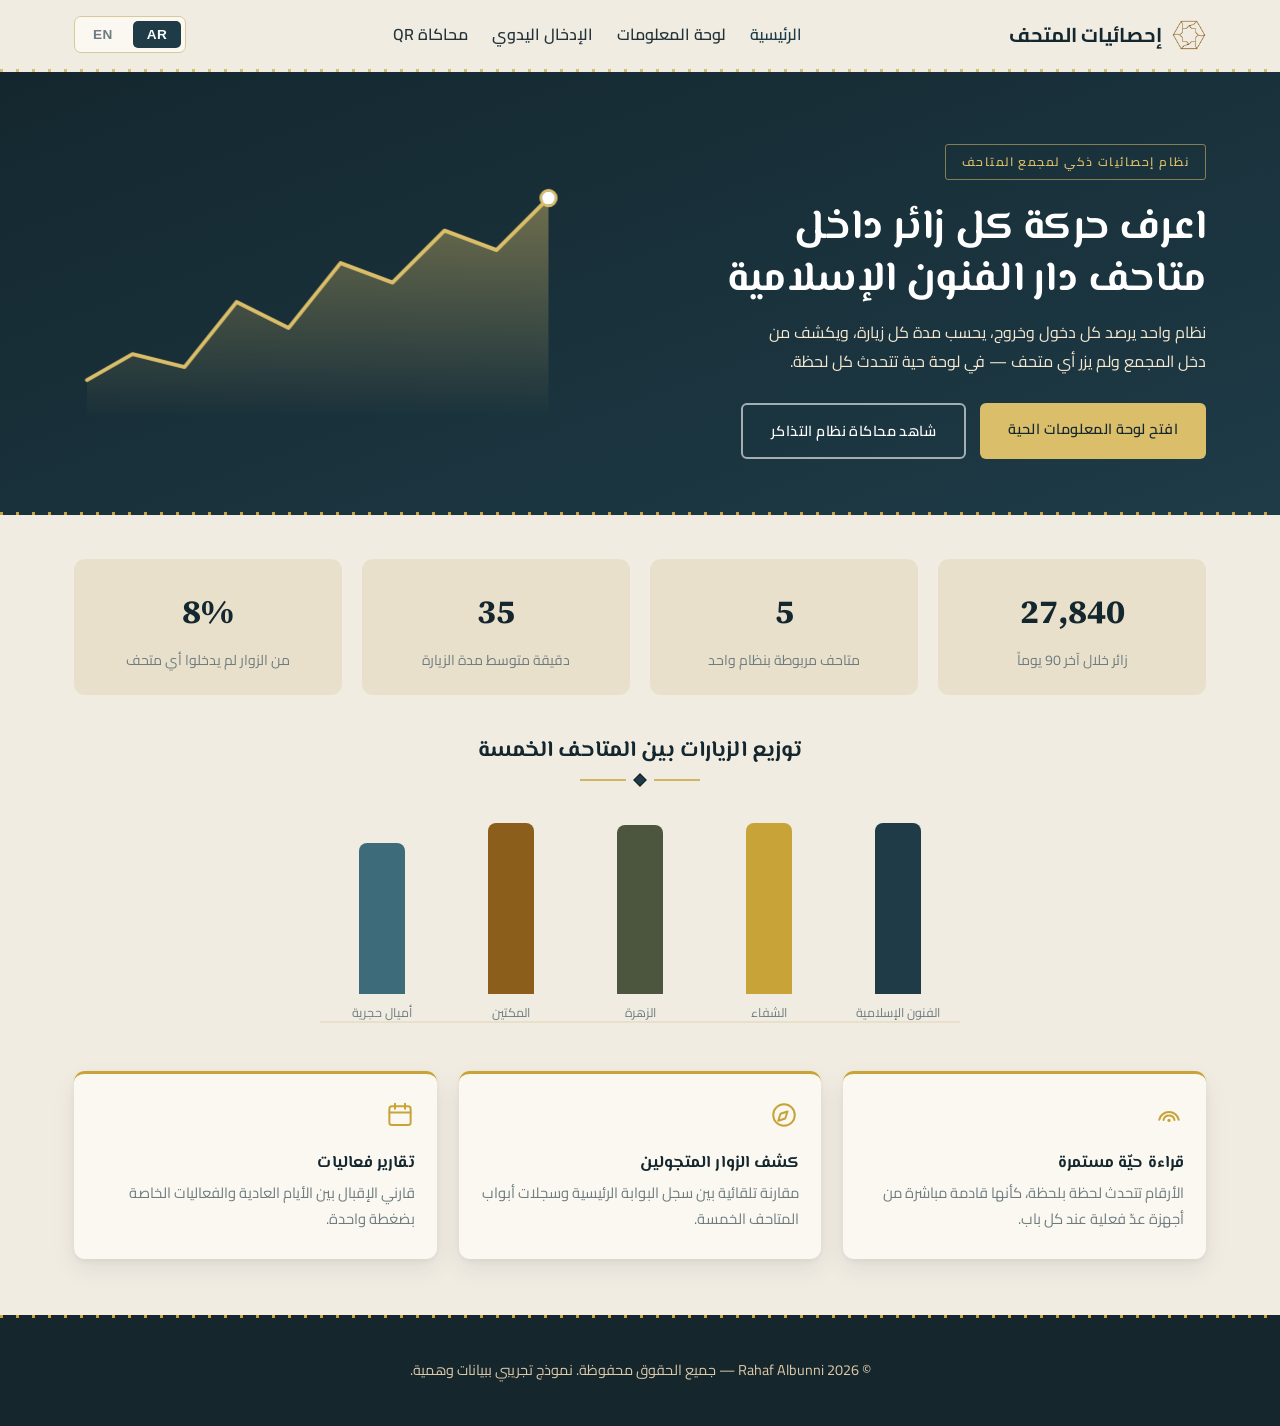
<file: index.html>
﻿<!DOCTYPE html>
<html lang="ar" dir="rtl">
<head>
<meta charset="UTF-8">
<meta name="viewport" content="width=device-width, initial-scale=1.0">
<meta name="author" content="Rahaf Albunni">
<title>إحصائيات المتحف | Museum Statistics</title>
<link rel="preload" as="font" type="font/woff2" href="fonts/cairo-arabic.woff2" crossorigin>
<link rel="preload" as="font" type="font/woff2" href="fonts/cairo-latin.woff2" crossorigin>
<link rel="preload" as="font" type="font/woff2" href="fonts/elmessiri-arabic.woff2" crossorigin>
<link rel="preload" as="font" type="font/woff2" href="fonts/sourceserif4-latin.woff2" crossorigin>
<link rel="stylesheet" href="css/style.css">
</head>
<body>

<header>
  <nav class="navbar">
    <a href="index.html" class="logo" style="text-decoration:none;">
      <span class="logo-icon"><img src="img/logo-mark.png" alt=""></span>
      <span data-i18n="brand">إحصائيات المتحف</span>
    </a>
    <ul class="nav-links">
      <li><a href="index.html" class="active" data-i18n="navHome">الرئيسية</a></li>
      <li><a href="dashboard.html" data-i18n="navDashboard">لوحة المعلومات</a></li>
      <li><a href="entry.html" data-i18n="navEntry">الإدخال اليدوي</a></li>
      <li><a href="simulation.html" data-i18n="navSimulation">محاكاة QR</a></li>
    </ul>
    <div class="lang-switch">
      <button class="lang-btn" data-lang="ar">AR</button>
      <button class="lang-btn" data-lang="en">EN</button>
    </div>
  </nav>
</header>

<section class="landing-hero">
  <div class="container">
    <div class="hero-copy">
      <span class="hero-eyebrow" data-i18n="heroEyebrow">نظام إحصائيات ذكي لمجمع المتاحف</span>
      <h1 data-i18n="heroTitle">اعرف حركة كل زائر داخل متاحف دار الفنون الإسلامية</h1>
      <p data-i18n="heroSubtitle">نظام واحد يرصد كل دخول وخروج، يحسب مدة كل زيارة، ويكشف من دخل المجمع ولم يزر أي متحف — في لوحة حية تتحدث كل لحظة.</p>
      <div class="hero-actions">
        <a href="dashboard.html" class="btn primary" data-i18n="ctaDashboard">افتح لوحة المعلومات الحية</a>
        <a href="simulation.html" class="btn ghost" data-i18n="ctaSimulation">شاهد محاكاة نظام التذاكر</a>
      </div>
    </div>

    <div class="hero-visual" aria-hidden="true">
      <svg viewBox="0 0 400 220">
        <defs>
          <linearGradient id="sparkGradient" x1="0" y1="0" x2="0" y2="1">
            <stop offset="0%" stop-color="#dbbe6a" stop-opacity="0.45"></stop>
            <stop offset="100%" stop-color="#dbbe6a" stop-opacity="0"></stop>
          </linearGradient>
        </defs>
        <path class="spark-fill" d="M10,170 L45,150 L85,160 L125,110 L165,130 L205,80 L245,95 L285,55 L325,70 L365,30 L365,200 L10,200 Z"></path>
        <path class="spark-line" d="M10,170 L45,150 L85,160 L125,110 L165,130 L205,80 L245,95 L285,55 L325,70 L365,30"></path>
        <circle class="spark-ping" cx="365" cy="30" r="6"></circle>
        <circle class="spark-dot" cx="365" cy="30" r="5"></circle>
      </svg>
    </div>
  </div>
</section>

<div class="container">

  <div class="stat-band">
    <div class="stat-tile">
      <div class="stat-value" id="statVisitors">0</div>
      <div class="stat-label" data-i18n="statVisitorsLabel">زائر خلال آخر 90 يوماً</div>
    </div>
    <div class="stat-tile">
      <div class="stat-value" id="statMuseums">0</div>
      <div class="stat-label" data-i18n="statMuseumsLabel">متاحف مربوطة بنظام واحد</div>
    </div>
    <div class="stat-tile">
      <div class="stat-value" id="statDwell">0</div>
      <div class="stat-label" data-i18n="statDwellLabel">دقيقة متوسط مدة الزيارة</div>
    </div>
    <div class="stat-tile">
      <div class="stat-value" id="statWander">0%</div>
      <div class="stat-label" data-i18n="statWanderLabel">من الزوار لم يدخلوا أي متحف</div>
    </div>
  </div>

  <section class="mini-chart-section">
    <h2 class="section-heading" data-i18n="miniChartTitle">توزيع الزيارات بين المتاحف الخمسة</h2>
    <div class="mini-chart" id="miniChart"></div>
  </section>

  <section class="features" style="margin:48px 0 56px;">
    <div class="feature-card landing-feature">
      <div class="feature-icon"><svg viewBox="0 0 24 24" fill="none" stroke="currentColor" stroke-width="1.6" stroke-linecap="round"><path d="M4.2 15.8a8 8 0 0 1 15.6 0"/><path d="M7.6 16a4.5 4.5 0 0 1 8.8 0"/><circle cx="12" cy="16.3" r="1.3" fill="currentColor" stroke="none"/></svg></div>
      <h3 data-i18n="feat1Title">قراءة حيّة مستمرة</h3>
      <p data-i18n="feat1Desc">الأرقام تتحدث لحظة بلحظة، كأنها قادمة مباشرة من أجهزة عدّ فعلية عند كل باب.</p>
    </div>
    <div class="feature-card landing-feature">
      <div class="feature-icon"><svg viewBox="0 0 24 24" fill="none" stroke="currentColor" stroke-width="1.6" stroke-linejoin="round"><circle cx="12" cy="12" r="8.6"/><path d="M14.8 9.2l-1.8 5.6-5.6 1.8 1.8-5.6z"/></svg></div>
      <h3 data-i18n="feat2Title">كشف الزوار المتجولين</h3>
      <p data-i18n="feat2Desc">مقارنة تلقائية بين سجل البوابة الرئيسية وسجلات أبواب المتاحف الخمسة.</p>
    </div>
    <div class="feature-card landing-feature">
      <div class="feature-icon"><svg viewBox="0 0 24 24" fill="none" stroke="currentColor" stroke-width="1.6" stroke-linecap="round" stroke-linejoin="round"><rect x="3.5" y="5" width="17" height="15" rx="2"/><path d="M8 3v4M16 3v4M3.5 10h17"/></svg></div>
      <h3 data-i18n="feat3Title">تقارير مواسم وفعاليات</h3>
      <p data-i18n="feat3Desc">قارني الإقبال بين الأيام العادية والمواسم والفعاليات الخاصة بضغطة واحدة.</p>
    </div>
  </section>

</div>

<footer>
  <p data-i18n="footer">© 2026 نظام إحصائيات المتحف — نموذج تجريبي ببيانات وهمية.</p>
</footer>

<script src="js/i18n.js"></script>
<script src="js/mockData.js"></script>
<script src="js/landing.js"></script>
</body>
</html>
</file>
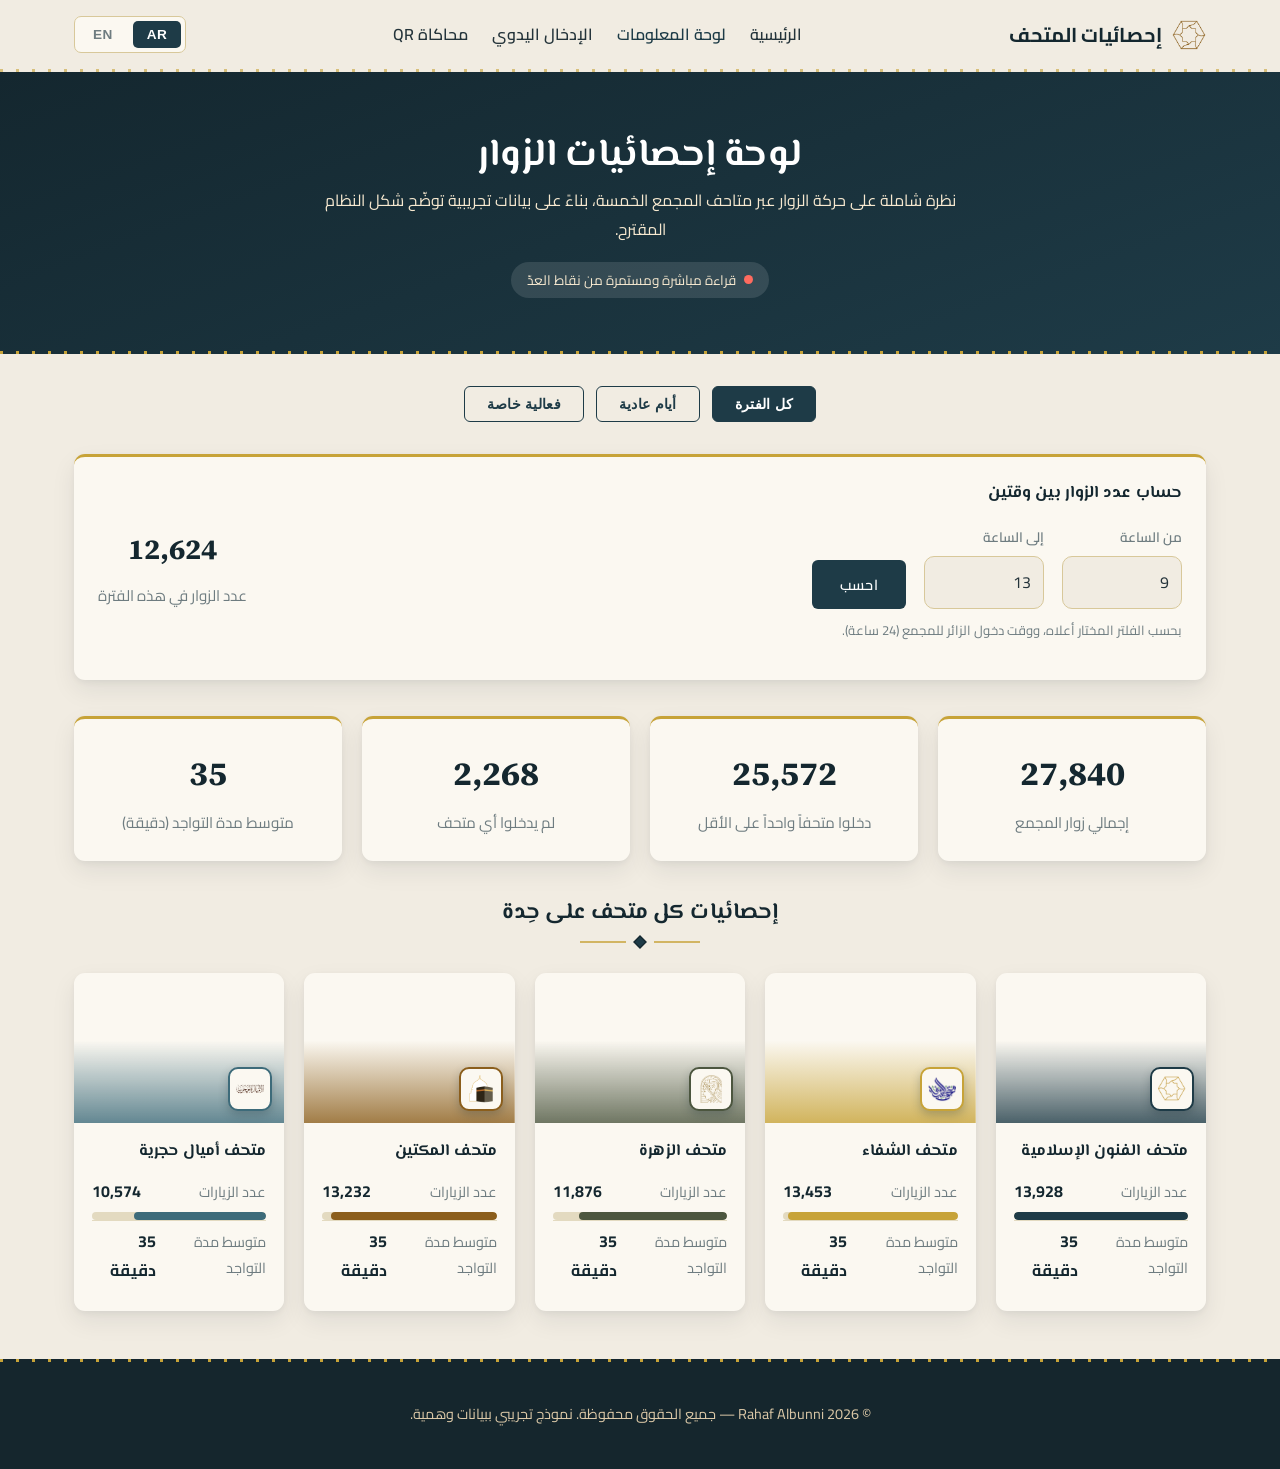
<file: dashboard.html>
﻿<!DOCTYPE html>
<html lang="ar" dir="rtl">
<head>
<meta charset="UTF-8">
<meta name="viewport" content="width=device-width, initial-scale=1.0">
<meta name="author" content="Rahaf Albunni">
<title>لوحة المعلومات | إحصائيات المتحف</title>
<link rel="preload" as="font" type="font/woff2" href="fonts/cairo-arabic.woff2" crossorigin>
<link rel="preload" as="font" type="font/woff2" href="fonts/cairo-latin.woff2" crossorigin>
<link rel="preload" as="font" type="font/woff2" href="fonts/elmessiri-arabic.woff2" crossorigin>
<link rel="preload" as="font" type="font/woff2" href="fonts/sourceserif4-latin.woff2" crossorigin>
<link rel="stylesheet" href="css/style.css">
</head>
<body>

<header>
  <nav class="navbar">
    <a href="index.html" class="logo" style="text-decoration:none;">
      <span class="logo-icon"><img src="img/logo-mark.png" alt=""></span>
      <span data-i18n="brand">إحصائيات المتحف</span>
    </a>
    <ul class="nav-links">
      <li><a href="index.html" data-i18n="navHome">الرئيسية</a></li>
      <li><a href="dashboard.html" class="active" data-i18n="navDashboard">لوحة المعلومات</a></li>
      <li><a href="entry.html" data-i18n="navEntry">الإدخال اليدوي</a></li>
      <li><a href="simulation.html" data-i18n="navSimulation">محاكاة QR</a></li>
    </ul>
    <div class="lang-switch">
      <button class="lang-btn" data-lang="ar">AR</button>
      <button class="lang-btn" data-lang="en">EN</button>
    </div>
  </nav>
</header>

<section class="page-hero">
  <h1 data-i18n="dashboardTitle">لوحة إحصائيات الزوار</h1>
  <p data-i18n="dashboardSubtitle">نظرة شاملة على حركة الزوار عبر متاحف المجمع الخمسة، بناءً على بيانات تجريبية توضّح شكل النظام المقترح.</p>
  <div class="live-indicator" id="liveIndicator">
    <span class="live-dot"></span>
    <span data-i18n="liveLabel">قراءة مباشرة ومستمرة من نقاط العدّ</span>
  </div>
</section>

<div class="container">

  <div class="filters">
    <button class="filter-btn active" data-filter="all" data-i18n="filterAll">كل الفترة</button>
    <button class="filter-btn" data-filter="regular" data-i18n="filterRegular">أيام عادية</button>
    <button class="filter-btn" data-filter="event" data-i18n="filterEvent">فعالية خاصة</button>
  </div>

  <div class="time-range-card">
    <h3 data-i18n="timeRangeTitle">حساب عدد الزوار بين وقتين</h3>
    <div class="form-field">
      <label for="hourRangeFrom" data-i18n="timeRangeFrom">من الساعة</label>
      <input type="number" id="hourRangeFrom" min="0" max="23" step="1" value="9">
    </div>
    <div class="form-field">
      <label for="hourRangeTo" data-i18n="timeRangeTo">إلى الساعة</label>
      <input type="number" id="hourRangeTo" min="0" max="23" step="1" value="13">
    </div>
    <button type="button" class="btn-solid" id="hourRangeBtn" data-i18n="timeRangeButton">احسب</button>
    <div class="time-range-result">
      <div class="kpi-value" id="hourRangeResult">0</div>
      <div class="kpi-label" data-i18n="timeRangeResultLabel">عدد الزوار في هذه الفترة</div>
    </div>
    <p class="time-range-hint" data-i18n="timeRangeHint">بحسب الفلتر المختار أعلاه، ووقت دخول الزائر للمجمع (24 ساعة).</p>
  </div>

  <div class="kpi-grid">
    <div class="kpi-card">
      <div class="kpi-value" id="kpiTotal">0</div>
      <div class="kpi-label" data-i18n="kpiTotal">إجمالي زوار المجمع</div>
    </div>
    <div class="kpi-card">
      <div class="kpi-value" id="kpiAtLeastOne">0</div>
      <div class="kpi-label" data-i18n="kpiAtLeastOne">دخلوا متحفاً واحداً على الأقل</div>
    </div>
    <div class="kpi-card">
      <div class="kpi-value" id="kpiWanderers">0</div>
      <div class="kpi-label" data-i18n="kpiWanderers">لم يدخلوا أي متحف</div>
    </div>
    <div class="kpi-card">
      <div class="kpi-value" id="kpiAvgDwell">0</div>
      <div class="kpi-label" data-i18n="kpiAvgDwell">متوسط مدة التواجد (دقيقة)</div>
    </div>
  </div>

  <h2 class="section-heading" data-i18n="museumCardsTitle">إحصائيات كل متحف على حِدة</h2>
  <div class="museum-grid" id="museumCards"></div>

</div>

<footer>
  <p data-i18n="footer">© 2026 نظام إحصائيات المتحف — نموذج تجريبي ببيانات وهمية.</p>
</footer>

<script src="js/i18n.js"></script>
<script src="js/mockData.js"></script>
<script src="js/dashboard.js"></script>
</body>
</html>
</file>
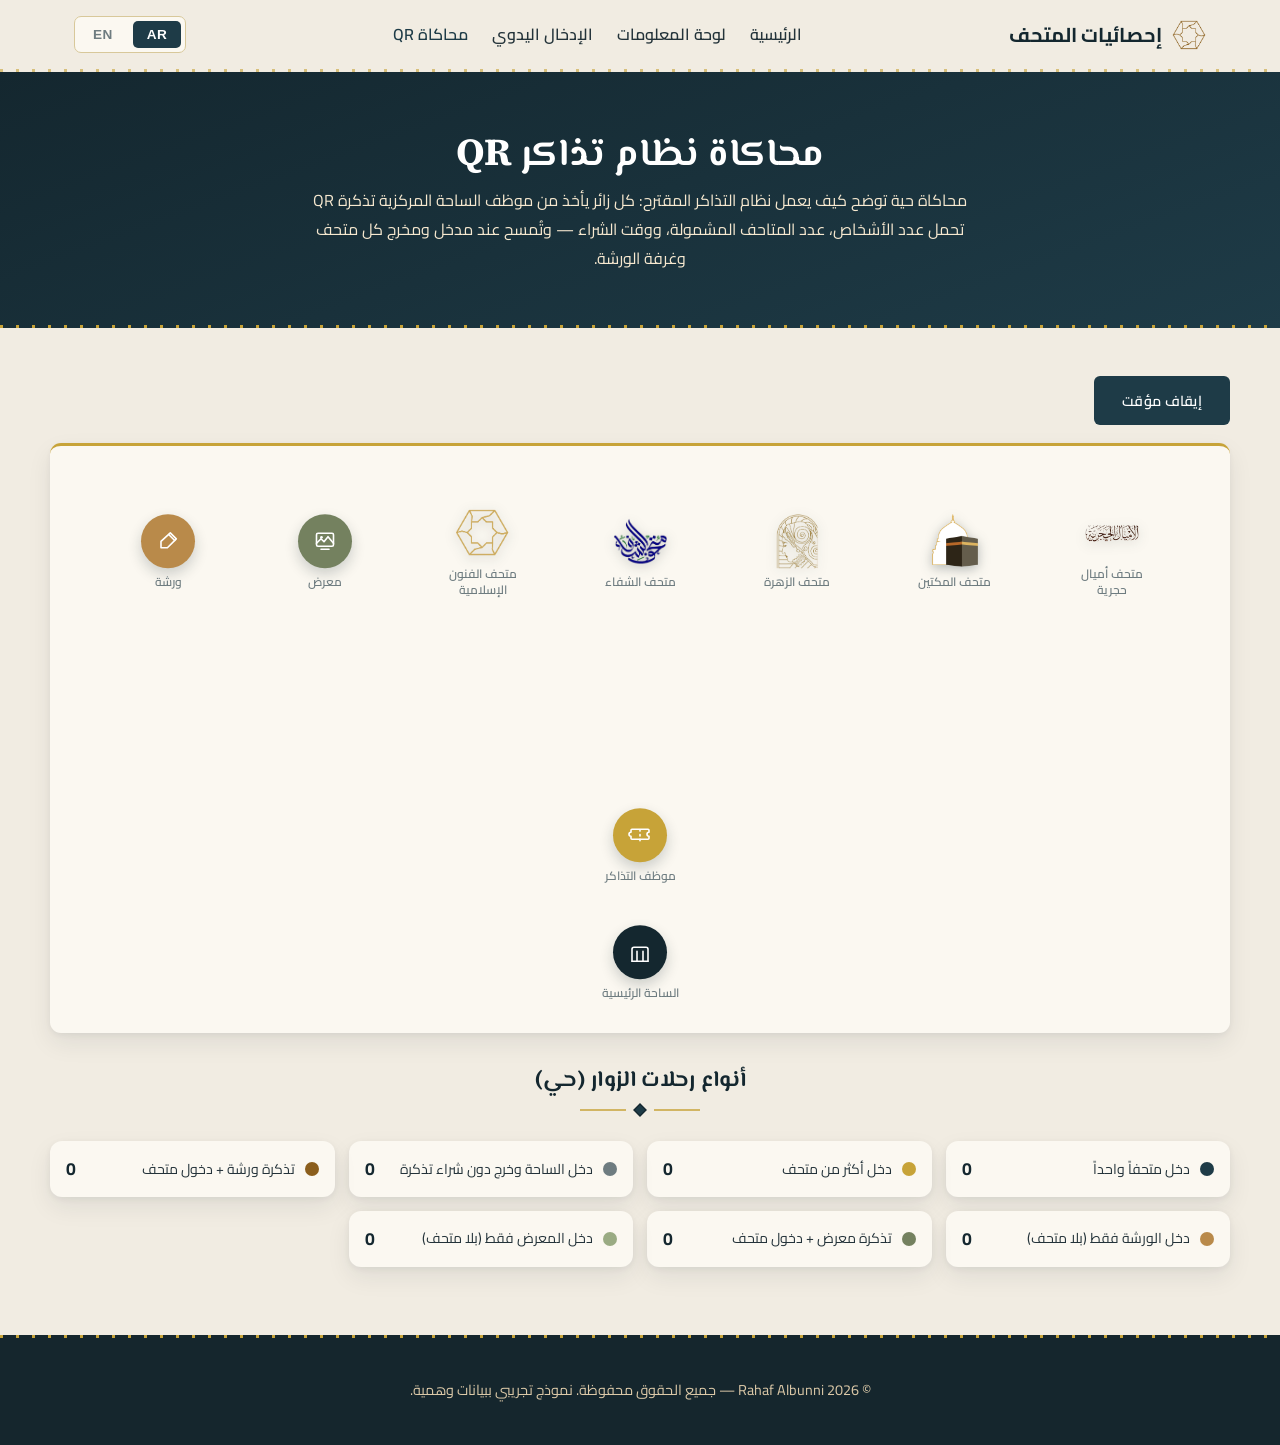
<file: simulation.html>
﻿<!DOCTYPE html>
<html lang="ar" dir="rtl">
<head>
<meta charset="UTF-8">
<meta name="viewport" content="width=device-width, initial-scale=1.0">
<meta name="author" content="Rahaf Albunni">
<title>محاكاة نظام تذاكر QR | إحصائيات المتحف</title>
<link rel="preload" as="font" type="font/woff2" href="fonts/cairo-arabic.woff2" crossorigin>
<link rel="preload" as="font" type="font/woff2" href="fonts/cairo-latin.woff2" crossorigin>
<link rel="preload" as="font" type="font/woff2" href="fonts/elmessiri-arabic.woff2" crossorigin>
<link rel="preload" as="font" type="font/woff2" href="fonts/sourceserif4-latin.woff2" crossorigin>
<link rel="stylesheet" href="css/style.css">
</head>
<body>

<header>
  <nav class="navbar">
    <a href="index.html" class="logo" style="text-decoration:none;">
      <span class="logo-icon"><img src="img/logo-mark.png" alt=""></span>
      <span data-i18n="brand">إحصائيات المتحف</span>
    </a>
    <ul class="nav-links">
      <li><a href="index.html" data-i18n="navHome">الرئيسية</a></li>
      <li><a href="dashboard.html" data-i18n="navDashboard">لوحة المعلومات</a></li>
      <li><a href="entry.html" data-i18n="navEntry">الإدخال اليدوي</a></li>
      <li><a href="simulation.html" class="active" data-i18n="navSimulation">محاكاة QR</a></li>
    </ul>
    <div class="lang-switch">
      <button class="lang-btn" data-lang="ar">AR</button>
      <button class="lang-btn" data-lang="en">EN</button>
    </div>
  </nav>
</header>

<section class="page-hero">
  <h1 data-i18n="simPageTitle">محاكاة نظام تذاكر QR</h1>
  <p data-i18n="simPageSubtitle">محاكاة حية توضح كيف يعمل نظام التذاكر المقترح: كل زائر يأخذ من موظف الساحة المركزية تذكرة QR تحمل عدد الأشخاص، عدد المتاحف المشمولة، ووقت الشراء — وتُمسح عند مدخل ومخرج كل متحف وغرفة الورشة.</p>
</section>

<div class="container report-section">

  <button type="button" class="btn-solid" id="simToggleBtn" data-i18n="simPauseBtn">إيقاف مؤقت</button>

  <div class="sim-stage" id="simStage">
    <div class="sim-visitors" id="simVisitors"></div>
  </div>

  <h2 class="section-heading" data-i18n="simLegendTitle">أنواع رحلات الزوار (حي)</h2>
  <div class="sim-legend" id="simLegend"></div>

</div>

<footer>
  <p data-i18n="footer">© 2026 نظام إحصائيات المتحف — نموذج تجريبي ببيانات وهمية.</p>
</footer>

<script src="js/i18n.js"></script>
<script src="js/mockData.js"></script>
<script src="js/simulation.js"></script>
</body>
</html>
</file>
<file: css/style.css>
﻿@font-face {
  font-family: 'Cairo';
  font-style: normal;
  font-weight: 400 700;
  font-display: optional;
  src: url('../fonts/cairo-arabic.woff2') format('woff2');
  unicode-range: U+0600-06FF, U+0750-077F, U+200C-200E, U+FB50-FDFF, U+FE70-FEFC;
}
@font-face {
  font-family: 'Cairo';
  font-style: normal;
  font-weight: 400 700;
  font-display: optional;
  src: url('../fonts/cairo-latin.woff2') format('woff2');
  unicode-range: U+0000-00FF, U+0131, U+0152-0153, U+02BB-02BC, U+2000-206F, U+2122;
}
@font-face {
  font-family: 'El Messiri';
  font-style: normal;
  font-weight: 400 700;
  font-display: optional;
  src: url('../fonts/elmessiri-arabic.woff2') format('woff2');
  unicode-range: U+0600-06FF, U+0750-077F, U+200C-200E, U+FB50-FDFF, U+FE70-FEFC;
}
@font-face {
  font-family: 'Source Serif 4';
  font-style: normal;
  font-weight: 400 700;
  font-display: optional;
  src: url('../fonts/sourceserif4-latin.woff2') format('woff2');
  unicode-range: U+0000-00FF, U+0131, U+0152-0153, U+02BB-02BC, U+2000-206F, U+2122;
}

:root {
  --color-bg: #f1ece2;
  --color-bg-alt: #e9e0cb;
  --color-card: #fbf8f1;
  --color-dark: #15262d;
  --color-primary: #1e3b47;
  --color-primary-dark: #14272f;
  --color-gold: #c7a338;
  --color-gold-light: #dbbe6a;
  --color-olive: #4c563f;
  --color-maroon: #8b5e1c;
  --color-text: #24333a;
  --color-text-muted: #6e7c80;
  --border-radius: 11px;
  --max-width: 1180px;
  --shadow: 0 2px 6px rgba(20, 39, 47, 0.06), 0 10px 24px rgba(20, 39, 47, 0.08);
  --pattern-strip: repeating-linear-gradient(90deg, var(--color-gold) 0 3px, transparent 3px 16px);
}

* { box-sizing: border-box; }

body {
  margin: 0;
  font-family: "Cairo", "Tahoma", "Segoe UI", Arial, sans-serif;
  background-color: var(--color-bg);
  color: var(--color-text);
  line-height: 1.8;
}

h1, h2, h3 {
  font-family: "Source Serif 4", "El Messiri", "Cairo", "Tahoma", serif;
  line-height: 1.25;
  letter-spacing: .005em;
}

html[dir="rtl"] body { direction: rtl; }
html[dir="ltr"] body { direction: ltr; }

.container {
  max-width: var(--max-width);
  margin: 0 auto;
  padding: 0 24px;
}

h1, h2, h3 {
  color: var(--color-primary-dark);
  margin-top: 0;
}

/* ===== الهيدر ===== */
header {
  position: sticky;
  top: 0;
  z-index: 100;
  background: rgba(241, 236, 226, 0.95);
  backdrop-filter: blur(6px);
}

header::after {
  content: "";
  display: block;
  height: 3px;
  background-image: var(--pattern-strip);
  background-size: 32px 32px;
  opacity: .6;
}

.navbar {
  display: flex;
  align-items: center;
  justify-content: space-between;
  flex-wrap: wrap;
  gap: 12px;
  padding: 16px 24px;
  max-width: var(--max-width);
  margin: 0 auto;
}

.logo {
  display: flex;
  align-items: center;
  gap: 10px;
  font-size: 1.25rem;
  font-weight: bold;
  color: var(--color-primary-dark);
}

.logo-icon {
  width: 34px;
  height: 34px;
  display: inline-flex;
  align-items: center;
  justify-content: center;
}

.logo-icon img {
  width: 100%;
  height: 100%;
  object-fit: contain;
}

.nav-links {
  display: flex;
  gap: 24px;
  list-style: none;
  margin: 0;
  padding: 0;
}

.nav-links a {
  text-decoration: none;
  font-weight: 600;
  color: var(--color-text);
}

.nav-links a.active,
.nav-links a:hover {
  color: var(--color-primary);
}

.lang-switch {
  display: flex;
  gap: 6px;
  background: var(--color-card);
  border: 1px solid #d8c89a;
  border-radius: 7px;
  padding: 4px;
}

.lang-btn {
  border: none;
  background: transparent;
  padding: 6px 14px;
  border-radius: 5px;
  cursor: pointer;
  font-size: .85rem;
  font-weight: 600;
  letter-spacing: .03em;
  color: var(--color-text-muted);
  transition: background .15s ease, color .15s ease;
}

.lang-btn.active {
  background: var(--color-primary);
  color: #fff;
}

/* ===== الهيرو ===== */
.page-hero {
  background-image: linear-gradient(160deg, var(--color-primary-dark) 0%, var(--color-primary) 100%);
  color: #fff;
  text-align: center;
  padding: 56px 24px;
  position: relative;
}

.page-hero::after {
  content: "";
  position: absolute;
  inset-inline: 0;
  bottom: 0;
  height: 3px;
  background-image: var(--pattern-strip);
  background-size: 32px 32px;
}

.page-hero h1 {
  color: #fff;
  font-size: clamp(1.7rem, 4vw, 2.4rem);
  margin-bottom: 10px;
  opacity: 0;
  animation: fadeUp .6s ease forwards;
}

.page-hero p {
  color: #f7e9d0;
  max-width: 680px;
  margin: 0 auto;
  opacity: 0;
  animation: fadeUp .6s ease .1s forwards;
}

.live-indicator {
  display: inline-flex;
  align-items: center;
  gap: 8px;
  margin-top: 18px;
  padding: 6px 16px;
  border-radius: 999px;
  background: rgba(255,255,255,0.12);
  font-size: .85rem;
  color: #f7e9d0;
  opacity: 0;
  animation: fadeUp .6s ease .2s forwards;
}

.live-indicator[hidden] { display: none !important; }

.live-dot {
  width: 9px;
  height: 9px;
  border-radius: 50%;
  background: #ff6b5f;
  animation: livePulse 1.6s infinite;
}

@keyframes livePulse {
  0% { box-shadow: 0 0 0 0 rgba(255,107,95,0.6); }
  70% { box-shadow: 0 0 0 9px rgba(255,107,95,0); }
  100% { box-shadow: 0 0 0 0 rgba(255,107,95,0); }
}

/* ===== فلاتر لوحة المعلومات ===== */
.filters {
  display: flex;
  justify-content: center;
  gap: 12px;
  flex-wrap: wrap;
  margin: 32px 0;
  opacity: 0;
  animation: fadeUp .6s ease .1s forwards;
}

.filter-btn {
  padding: 9px 22px;
  border-radius: 6px;
  border: 1.5px solid var(--color-primary);
  background: transparent;
  color: var(--color-primary);
  cursor: pointer;
  font-size: .9rem;
  font-weight: 600;
  letter-spacing: .02em;
  transition: background .18s ease, color .18s ease;
}

.filter-btn.active,
.filter-btn:hover {
  background: var(--color-primary);
  color: #fff;
}

/* ===== بطاقات KPI ===== */
.kpi-grid {
  display: grid;
  grid-template-columns: repeat(auto-fit, minmax(220px, 1fr));
  gap: 20px;
  margin-bottom: 36px;
}

.kpi-card {
  background: var(--color-card);
  border-radius: var(--border-radius);
  padding: 24px;
  text-align: center;
  box-shadow: var(--shadow);
  border-top: 3px solid var(--color-gold);
  opacity: 0;
  animation: fadeUp .6s ease forwards;
}

.kpi-card:nth-child(1) { animation-delay: .05s; }
.kpi-card:nth-child(2) { animation-delay: .15s; }
.kpi-card:nth-child(3) { animation-delay: .25s; }
.kpi-card:nth-child(4) { animation-delay: .35s; }

.kpi-value {
  font-family: "Source Serif 4", Georgia, serif;
  font-variant-numeric: tabular-nums;
  font-size: 2.1rem;
  font-weight: bold;
  color: var(--color-primary-dark);
}

.kpi-label {
  margin-top: 6px;
  color: var(--color-text-muted);
  font-size: .95rem;
}

/* ===== بطاقات المتاحف (صور افتراضية توضيحية) ===== */
.section-heading {
  text-align: center;
  margin: 8px 0 24px;
  font-size: 1.4rem;
  opacity: 0;
  animation: fadeUp .6s ease forwards;
}

.section-heading::after {
  content: "";
  display: block;
  width: 120px;
  height: 14px;
  margin: 10px auto 0;
  background-image: url("data:image/svg+xml,%3Csvg xmlns='http://www.w3.org/2000/svg' width='120' height='14' viewBox='0 0 120 14'%3E%3Cg fill='none' stroke='%23c7a338' stroke-width='1.4'%3E%3Cline x1='0' y1='7' x2='46' y2='7'/%3E%3Cline x1='74' y1='7' x2='120' y2='7'/%3E%3Cpath d='M60 1 L66 7 L60 13 L54 7 Z' fill='%231e3b47' stroke='%2314272f'/%3E%3C/g%3E%3C/svg%3E");
  background-repeat: no-repeat;
  background-position: center;
}

.museum-grid {
  display: grid;
  grid-template-columns: repeat(auto-fit, minmax(210px, 1fr));
  gap: 20px;
  margin-bottom: 48px;
}

.museum-card {
  background: var(--color-card);
  border-radius: var(--border-radius);
  overflow: hidden;
  box-shadow: var(--shadow);
}

.museum-card--enter {
  opacity: 0;
  animation: fadeUp .6s ease forwards;
}

.museum-card--enter:nth-child(1) { animation-delay: .05s; }
.museum-card--enter:nth-child(2) { animation-delay: .12s; }
.museum-card--enter:nth-child(3) { animation-delay: .19s; }
.museum-card--enter:nth-child(4) { animation-delay: .26s; }
.museum-card--enter:nth-child(5) { animation-delay: .33s; }

.museum-visual {
  height: 150px;
  display: flex;
  align-items: flex-end;
  justify-content: flex-start;
  padding: 12px;
  background-size: cover;
  background-position: center;
}

.museum-icon-badge {
  width: 44px;
  height: 44px;
  display: inline-flex;
  align-items: center;
  justify-content: center;
  border-radius: 10px;
  background: var(--color-card);
  border: 2px solid;
  padding: 6px;
  box-shadow: 0 4px 10px rgba(20,39,47,.25);
}

.museum-icon-badge img {
  width: 100%;
  height: 100%;
  object-fit: contain;
}

.museum-info {
  padding: 16px 18px 20px;
}

.museum-info h3 {
  font-size: 1.02rem;
  margin-bottom: 12px;
}

.museum-stat-row {
  display: flex;
  justify-content: space-between;
  align-items: baseline;
  font-size: .9rem;
  color: var(--color-text-muted);
  padding: 6px 0;
  border-top: 1px solid #e3dac0;
}

.museum-stat-row:first-of-type { border-top: none; }

.museum-bar-track {
  background: #e3dac0;
  border-radius: 999px;
  height: 8px;
  overflow: hidden;
}

.museum-bar-fill {
  height: 100%;
  border-radius: 999px;
  transition: width .6s ease;
}

.museum-stat-value {
  font-weight: 700;
  color: var(--color-primary-dark);
  font-size: 1rem;
}

/* ===== صفحات ذات حاوية بحشو رأسي (إدخال يدوي، محاكاة) ===== */
.report-section {
  padding: 48px 0;
}

.table-wrap {
  overflow-x: auto;
  background: var(--color-card);
  border-radius: var(--border-radius);
  box-shadow: var(--shadow);
  margin-bottom: 40px;
}

table {
  width: 100%;
  border-collapse: collapse;
  min-width: 720px;
}

thead th {
  background: var(--color-primary-dark);
  color: #fff;
  text-align: start;
  padding: 14px 16px;
  font-size: .85rem;
  font-weight: 600;
  letter-spacing: .03em;
}

tbody td {
  padding: 14px 16px;
  border-bottom: 1px solid #e3dac0;
  font-size: .92rem;
  vertical-align: top;
}

tbody tr:last-child td { border-bottom: none; }

tbody td:first-child {
  font-weight: 700;
  color: var(--color-primary-dark);
  white-space: nowrap;
}

/* ===== نماذج (إدخال يدوي + حساب الأوقات) ===== */
.contents {
  display: contents;
}

.entry-card {
  background: var(--color-card);
  border-radius: var(--border-radius);
  padding: 28px;
  box-shadow: var(--shadow);
  margin-bottom: 40px;
  border-top: 3px solid var(--color-gold);
}

.form-grid {
  display: grid;
  grid-template-columns: repeat(auto-fit, minmax(160px, 1fr));
  gap: 18px;
  margin-bottom: 22px;
}

.form-field {
  display: flex;
  flex-direction: column;
  justify-content: center;
  gap: 6px;
  min-height: 84px;
}

.form-field label {
  font-size: .85rem;
  font-weight: 600;
  color: var(--color-text-muted);
}

.form-field input {
  padding: 10px 12px;
  border-radius: 10px;
  border: 1.5px solid #d8c89a;
  background: var(--color-bg);
  font-size: 1rem;
  color: var(--color-text);
  font-family: inherit;
  flex: 1;
}

.form-field input:focus {
  outline: none;
  border-color: var(--color-primary);
}

.museum-check {
  display: flex;
  align-items: center;
  gap: 10px;
  padding: 10px 14px;
  border-radius: 10px;
  border: 1.5px solid #d8c89a;
  background: var(--color-bg);
  cursor: pointer;
  min-height: 84px;
  user-select: none;
}

.museum-check input[type="checkbox"] {
  position: absolute;
  opacity: 0;
  width: 0;
  height: 0;
}

.museum-check-circle {
  width: 22px;
  height: 22px;
  border-radius: 50%;
  border: 2.5px solid var(--check-color, var(--color-primary));
  flex-shrink: 0;
  position: relative;
  transition: background .15s ease;
}

.museum-check input:checked + .museum-check-circle {
  background: var(--check-color, var(--color-primary));
}

.museum-check input:checked + .museum-check-circle::after {
  content: "";
  position: absolute;
  inset: 0;
  margin: auto;
  width: 8px;
  height: 8px;
  border-radius: 50%;
  background: #fff;
}

.museum-check-label {
  font-size: .88rem;
  font-weight: 600;
  color: var(--color-text);
}

.readonly-value {
  padding: 10px 12px;
  border-radius: 10px;
  background: var(--color-bg-alt);
  font-weight: 700;
  font-variant-numeric: tabular-nums;
  color: var(--color-primary-dark);
  text-align: center;
  display: flex;
  align-items: center;
  justify-content: center;
  flex: 1;
}

.btn-solid {
  background: var(--color-primary);
  color: #fff;
  border: none;
  border-radius: 6px;
  padding: 11px 28px;
  font-size: .9rem;
  font-weight: 600;
  letter-spacing: .02em;
  font-family: inherit;
  cursor: pointer;
  transition: background .18s ease;
}

.btn-solid:hover {
  background: var(--color-primary-dark);
}

.btn-solid:disabled {
  opacity: .6;
  cursor: not-allowed;
}

.entry-status {
  margin: 12px 0 0;
  font-size: .85rem;
  color: var(--color-maroon);
  font-weight: 600;
}

.btn-danger-outline {
  background: transparent;
  border: 1.5px solid var(--color-maroon);
  color: var(--color-maroon);
  border-radius: 5px;
  padding: 5px 16px;
  font-size: .8rem;
  font-family: inherit;
  cursor: pointer;
  transition: background .18s ease, color .18s ease;
}

.btn-danger-outline:hover {
  background: var(--color-maroon);
  color: #fff;
}

.entries-empty {
  text-align: center;
  color: var(--color-text-muted);
  padding: 22px;
}

/* ===== أداة حساب الزوار بين وقتين (لوحة المعلومات) ===== */
.time-range-card {
  background: var(--color-card);
  border-radius: var(--border-radius);
  padding: 24px;
  box-shadow: var(--shadow);
  margin-bottom: 36px;
  display: flex;
  flex-wrap: wrap;
  align-items: flex-end;
  gap: 18px;
  border-top: 3px solid var(--color-gold);
  opacity: 0;
  animation: fadeUp .6s ease .15s forwards;
}

.time-range-card .form-field {
  width: 120px;
}

.time-range-card h3 {
  width: 100%;
  margin-bottom: 4px;
  font-size: 1.05rem;
}

.time-range-hint {
  width: 100%;
  font-size: .82rem;
  color: var(--color-text-muted);
  margin-top: -8px;
}

.time-range-result {
  margin-inline-start: auto;
  text-align: center;
}

.time-range-result .kpi-value {
  font-size: 1.8rem;
}

/* ===== صفحة المقدّمة (Landing) ===== */
@keyframes fadeUp {
  from { opacity: 0; transform: translateY(14px); }
  to { opacity: 1; transform: translateY(0); }
}

@keyframes drawLine {
  to { stroke-dashoffset: 0; }
}

@keyframes livePing {
  0% { transform: scale(1); opacity: 1; }
  70% { transform: scale(2.4); opacity: 0; }
  100% { transform: scale(2.4); opacity: 0; }
}

.landing-hero {
  background-image: linear-gradient(160deg, var(--color-primary-dark) 0%, var(--color-primary) 100%);
  color: #fff;
  padding: 72px 24px 56px;
  overflow: hidden;
  position: relative;
}

.landing-hero::after {
  content: "";
  position: absolute;
  inset-inline: 0;
  bottom: 0;
  height: 3px;
  background-image: var(--pattern-strip);
  background-size: 32px 32px;
}

.landing-hero .container {
  display: grid;
  grid-template-columns: 1.1fr 1fr;
  gap: 40px;
  align-items: center;
}

.hero-eyebrow {
  display: inline-block;
  font-size: .76rem;
  font-weight: 600;
  letter-spacing: .12em;
  text-transform: uppercase;
  background: transparent;
  border: 1px solid rgba(219,190,106,.55);
  color: var(--color-gold-light);
  padding: 6px 16px;
  border-radius: 3px;
  margin-bottom: 18px;
  opacity: 0;
  animation: fadeUp .6s ease forwards;
}

.landing-hero h1 {
  color: #fff;
  font-size: clamp(1.9rem, 4vw, 2.6rem);
  text-wrap: balance;
  margin-bottom: 16px;
  opacity: 0;
  animation: fadeUp .6s ease .1s forwards;
}

.landing-hero p {
  color: #f7e9d0;
  max-width: 52ch;
  margin-bottom: 28px;
  opacity: 0;
  animation: fadeUp .6s ease .2s forwards;
}

.hero-actions {
  display: flex;
  gap: 14px;
  flex-wrap: wrap;
  opacity: 0;
  animation: fadeUp .6s ease .3s forwards;
}

.hero-actions .btn {
  display: inline-block;
  padding: 13px 28px;
  border-radius: 6px;
  font-weight: 600;
  font-size: .9rem;
  letter-spacing: .03em;
  text-decoration: none;
  transition: background .2s ease, border-color .2s ease, transform .15s ease;
}

.hero-actions .btn.primary {
  background: var(--color-gold-light, #dbbe6a);
  color: var(--color-primary-dark);
}

.hero-actions .btn:hover {
  transform: translateY(-1px);
}

.hero-actions .btn.ghost {
  background: transparent;
  color: #fff;
  border: 2px solid rgba(255,255,255,.6);
}

.hero-visual {
  opacity: 0;
  animation: fadeUp .7s ease .25s forwards;
}

.hero-visual svg { width: 100%; height: auto; display: block; }

.hero-visual .spark-line {
  fill: none;
  stroke: var(--color-gold-light, #dbbe6a);
  stroke-width: 3;
  stroke-linecap: round;
  stroke-linejoin: round;
  stroke-dasharray: 560;
  stroke-dashoffset: 560;
  animation: drawLine 1.8s ease .4s forwards;
}

.hero-visual .spark-fill {
  opacity: 0;
  fill: url(#sparkGradient);
  animation: fadeUp 1s ease 1.6s forwards;
}

.hero-visual .spark-dot {
  fill: #fff;
}

.hero-visual .spark-ping {
  fill: none;
  stroke: var(--color-gold-light, #dbbe6a);
  stroke-width: 2;
  transform-origin: center;
  transform-box: fill-box;
  animation: livePing 1.8s ease-out 2.2s infinite;
}

@media (prefers-reduced-motion: reduce) {
  .hero-eyebrow, .landing-hero h1, .landing-hero p, .hero-actions, .hero-visual,
  .stat-tile, .feature-card,
  .page-hero h1, .page-hero p, .live-indicator, .filters,
  .kpi-card, .section-heading, .museum-card--enter, .time-range-card {
    animation: none !important;
    opacity: 1 !important;
    transform: none !important;
  }
  .hero-visual .spark-line { stroke-dashoffset: 0; }
  .hero-visual .spark-ping { animation: none !important; opacity: 0; }
}

.stat-band {
  display: grid;
  grid-template-columns: repeat(4, 1fr);
  gap: 20px;
  margin: 44px 0 8px;
}

.stat-tile {
  background: var(--color-bg-alt);
  border-radius: var(--border-radius);
  padding: 22px 18px;
  text-align: center;
  opacity: 0;
  animation: fadeUp .6s ease forwards;
}

.stat-tile:nth-child(1) { animation-delay: .05s; }
.stat-tile:nth-child(2) { animation-delay: .15s; }
.stat-tile:nth-child(3) { animation-delay: .25s; }
.stat-tile:nth-child(4) { animation-delay: .35s; }

.stat-value {
  font-family: "Source Serif 4", Georgia, serif;
  font-variant-numeric: tabular-nums;
  font-size: 2.1rem;
  font-weight: 700;
  color: var(--color-primary-dark);
}

.stat-label {
  margin-top: 6px;
  color: var(--color-text-muted);
  font-size: .88rem;
}

.mini-chart-section { padding-top: 24px; }

.mini-chart {
  display: flex;
  align-items: flex-end;
  justify-content: center;
  gap: 28px;
  height: 200px;
  margin: 36px auto 12px;
  max-width: 640px;
  padding: 0 12px;
  border-bottom: 2px solid var(--color-bg-alt);
}

.mini-bar-col {
  display: flex;
  flex-direction: column;
  align-items: center;
  gap: 10px;
  flex: 1;
  height: 100%;
  justify-content: flex-end;
}

.mini-bar {
  width: 100%;
  max-width: 46px;
  border-radius: 8px 8px 0 0;
  height: 0%;
  transition: height 1.1s cubic-bezier(.2,.8,.2,1);
}

.mini-bar-label {
  font-size: .78rem;
  color: var(--color-text-muted);
  text-align: center;
  line-height: 1.4;
}

.features {
  display: grid;
  grid-template-columns: repeat(auto-fit, minmax(230px, 1fr));
  gap: 22px;
  margin-top: 8px;
}

.feature-card {
  background: var(--color-card);
  border-radius: var(--border-radius);
  padding: 26px 22px;
  box-shadow: var(--shadow);
  border-top: 3px solid var(--color-gold);
}

.feature-icon {
  color: var(--color-gold);
  margin-bottom: 12px;
}

.feature-icon svg {
  width: 30px;
  height: 30px;
}

.feature-card h3 {
  font-size: 1.05rem;
  margin-bottom: 8px;
}

.feature-card p {
  color: var(--color-text-muted);
  font-size: .92rem;
  margin: 0;
}

.feature-card.landing-feature {
  text-align: right;
  opacity: 0;
  animation: fadeUp .6s ease forwards;
}

.feature-card.landing-feature:nth-child(1) { animation-delay: .1s; }
.feature-card.landing-feature:nth-child(2) { animation-delay: .2s; }
.feature-card.landing-feature:nth-child(3) { animation-delay: .3s; }

@media (max-width: 780px) {
  .landing-hero .container { grid-template-columns: 1fr; }
  .stat-band { grid-template-columns: repeat(2, 1fr); }
}

/* ===== محاكاة تذاكر QR ===== */
#simToggleBtn {
  margin-bottom: 18px;
}

.sim-stage {
  position: relative;
  width: 100%;
  aspect-ratio: 16 / 8;
  min-height: 320px;
  background: var(--color-card);
  border-radius: var(--border-radius);
  box-shadow: var(--shadow);
  overflow: hidden;
  margin-bottom: 32px;
  border-top: 3px solid var(--color-gold);
}

.sim-visitors {
  position: absolute;
  inset: 0;
}

.sim-node {
  position: absolute;
  transform: translate(-50%, -50%);
  text-align: center;
  z-index: 2;
}

.sim-node-icon {
  width: 54px;
  height: 54px;
  border-radius: 50%;
  display: flex;
  align-items: center;
  justify-content: center;
  color: #fff;
  box-shadow: 0 6px 14px rgba(20,39,47,.2);
  margin: 0 auto;
}

.sim-node-icon--plaza { background: var(--color-primary-dark); }
.sim-node-icon--booth { background: var(--color-gold); }

.sim-node-icon--museum {
  background: transparent;
  box-shadow: none;
}

.sim-node-icon--museum img {
  width: 100%;
  height: 100%;
  object-fit: contain;
  filter: drop-shadow(0 3px 6px rgba(20,39,47,.3));
}

.sim-node-label {
  margin-top: 6px;
  font-size: .75rem;
  font-weight: 600;
  color: var(--color-text-muted);
  white-space: normal;
  width: 92px;
  line-height: 1.3;
}

.sim-node-icon svg {
  width: 24px;
  height: 24px;
}

.sim-node--scan .sim-node-icon {
  animation: simScanPulse .6s ease;
}

@keyframes simScanPulse {
  0% { box-shadow: 0 0 0 0 rgba(199,163,56,.7), 0 6px 14px rgba(20,39,47,.2); }
  70% { box-shadow: 0 0 0 16px rgba(199,163,56,0), 0 6px 14px rgba(20,39,47,.2); }
  100% { box-shadow: 0 0 0 0 rgba(199,163,56,0), 0 6px 14px rgba(20,39,47,.2); }
}

.sim-visitor {
  position: absolute;
  width: 28px;
  height: 28px;
  border-radius: 50%;
  background: var(--color-card);
  border: 3px solid var(--color-primary);
  display: flex;
  align-items: center;
  justify-content: center;
  font-size: .72rem;
  font-weight: 800;
  color: var(--color-text);
  transform: translate(-50%, -50%);
  transition: left .9s ease, top .9s ease, opacity .4s ease;
  opacity: 0;
  z-index: 5;
  box-shadow: 0 3px 8px rgba(20,39,47,.25);
}

.sim-visitor svg {
  width: 15px;
  height: 15px;
}

.sim-ticket-popup {
  position: absolute;
  transform: translate(-50%, -100%);
  background: var(--color-dark);
  color: #f7e9d0;
  padding: 8px 14px;
  border-radius: 10px;
  font-size: .78rem;
  text-align: center;
  white-space: nowrap;
  font-variant-numeric: tabular-nums;
  opacity: 0;
  transition: opacity .35s ease, transform .35s ease;
  z-index: 8;
  pointer-events: none;
}

.sim-ticket-popup--show {
  opacity: 1;
  transform: translate(-50%, -130%);
}

.sim-ticket-time {
  margin-top: 2px;
  color: var(--color-gold-light);
  font-size: .72rem;
}

.sim-legend {
  display: grid;
  grid-template-columns: repeat(auto-fit, minmax(240px, 1fr));
  gap: 14px;
  margin-bottom: 20px;
}

.sim-legend-row {
  display: flex;
  align-items: center;
  gap: 10px;
  background: var(--color-card);
  border-radius: 12px;
  padding: 12px 16px;
  box-shadow: var(--shadow);
}

.sim-legend-dot {
  width: 14px;
  height: 14px;
  border-radius: 50%;
  flex-shrink: 0;
}

.sim-legend-label {
  flex: 1;
  font-size: .88rem;
  color: var(--color-text);
}

.sim-legend-count {
  font-weight: 800;
  font-variant-numeric: tabular-nums;
  color: var(--color-primary-dark);
  font-size: 1.1rem;
}

@media (max-width: 640px) {
  .sim-stage { aspect-ratio: 4 / 5; min-height: 420px; }
  .sim-node-label { max-width: 60px; font-size: .68rem; }
}

/* ===== الفوتر ===== */
footer {
  background: var(--color-dark);
  color: #dcc9a8;
  text-align: center;
  padding: 28px 24px;
  font-size: .9rem;
  position: relative;
}

footer::before {
  content: "";
  position: absolute;
  inset-inline: 0;
  top: 0;
  height: 3px;
  background-image: var(--pattern-strip);
  background-size: 32px 32px;
}

/* ===== شاشة التحميل ===== */
.loading-overlay {
  position: fixed;
  inset: 0;
  z-index: 9999;
  display: flex;
  align-items: center;
  justify-content: center;
  background: rgba(241, 236, 226, 0.82);
  backdrop-filter: blur(2px);
  opacity: 1;
  transition: opacity .25s ease;
}

.loading-overlay[hidden] { display: none; }

.loading-overlay.is-hiding {
  opacity: 0;
  pointer-events: none;
}

.loading-logo {
  width: 64px;
  height: 64px;
  animation: loadingSpin 1.1s linear infinite;
}

@keyframes loadingSpin {
  to { transform: rotate(360deg); }
}

/* ===== استجابة الجوال ===== */
@media (max-width: 640px) {
  .navbar { justify-content: center; }
  .nav-links { justify-content: center; }
}
</file>
